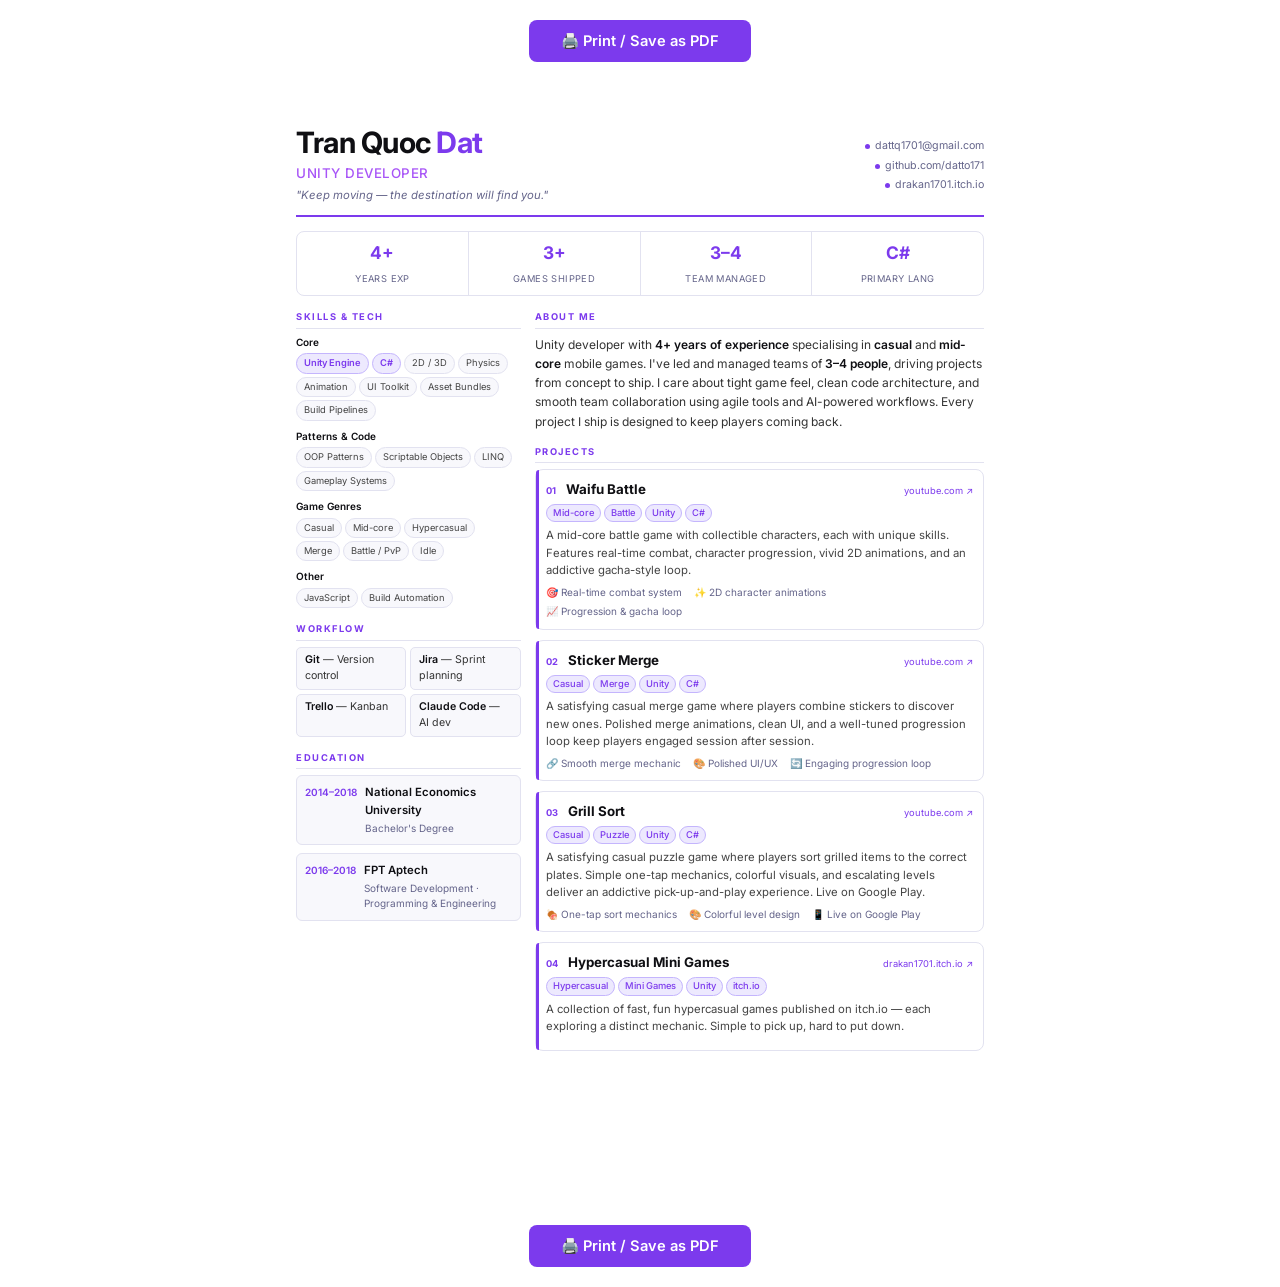
<file: cv-print.html>
<!DOCTYPE html>
<html lang="en">
<head>
  <meta charset="UTF-8" />
  <meta name="viewport" content="width=device-width, initial-scale=1.0" />
  <title>Tran Quoc Dat — CV</title>
  <link href="https://fonts.googleapis.com/css2?family=Inter:wght@300;400;500;600;700&display=swap" rel="stylesheet" />
  <style>
    *, *::before, *::after { box-sizing: border-box; margin: 0; padding: 0; }

    :root {
      --accent: #7c3aed;
      --accent2: #a855f7;
      --dark: #0f0f13;
      --text: #1a1a2e;
      --muted: #64648a;
      --border: #e2e2f0;
      --bg-light: #f8f8fc;
    }

    body {
      font-family: 'Inter', sans-serif;
      color: var(--text);
      background: #fff;
      font-size: 10pt;
      line-height: 1.55;
    }

    /* ── PAGE ── */
    .page {
      width: 210mm;
      min-height: 297mm;
      margin: 0 auto;
      padding: 12mm 14mm 12mm 14mm;
    }

    @page {
      size: A4;
      margin: 0;
    }

    @media print {
      html, body { background: #fff; }
      .page { margin: 0; padding: 12mm 14mm; }
      .no-print { display: none !important; }
    }

    /* ── HEADER ── */
    .header {
      display: grid;
      grid-template-columns: 1fr auto;
      gap: 12px;
      padding-bottom: 10px;
      border-bottom: 2.5px solid var(--accent);
      margin-bottom: 14px;
    }

    .header-left h1 {
      font-size: 22pt;
      font-weight: 700;
      letter-spacing: -0.5px;
      line-height: 1.1;
      color: var(--dark);
    }

    .header-left h1 span {
      color: var(--accent);
    }

    .header-title {
      font-size: 10pt;
      font-weight: 500;
      color: var(--accent2);
      margin-top: 3px;
      letter-spacing: 0.5px;
      text-transform: uppercase;
    }

    .header-tagline {
      font-size: 8.5pt;
      color: var(--muted);
      margin-top: 4px;
      font-style: italic;
    }

    .header-contacts {
      text-align: right;
      font-size: 8pt;
      color: var(--muted);
      display: flex;
      flex-direction: column;
      gap: 3px;
      justify-content: center;
    }

    .header-contacts a {
      color: var(--muted);
      text-decoration: none;
    }

    .header-contacts .contact-row {
      display: flex;
      align-items: center;
      gap: 5px;
      justify-content: flex-end;
    }

    .contact-dot {
      width: 5px;
      height: 5px;
      border-radius: 50%;
      background: var(--accent);
      flex-shrink: 0;
    }

    /* ── STATS BAR ── */
    .stats-bar {
      display: flex;
      gap: 0;
      margin-bottom: 14px;
      border: 1px solid var(--border);
      border-radius: 8px;
      overflow: hidden;
    }

    .stat-item {
      flex: 1;
      text-align: center;
      padding: 8px 6px;
      border-right: 1px solid var(--border);
    }

    .stat-item:last-child { border-right: none; }

    .stat-num {
      font-size: 13pt;
      font-weight: 700;
      color: var(--accent);
      display: block;
    }

    .stat-lbl {
      font-size: 7pt;
      color: var(--muted);
      text-transform: uppercase;
      letter-spacing: 0.4px;
    }

    /* ── LAYOUT ── */
    .columns {
      display: grid;
      grid-template-columns: 1fr 2fr;
      gap: 14px;
    }

    /* ── SECTION ── */
    .sec {
      margin-bottom: 14px;
    }

    .sec-label {
      font-size: 7pt;
      font-weight: 700;
      letter-spacing: 1.5px;
      text-transform: uppercase;
      color: var(--accent);
      margin-bottom: 6px;
      padding-bottom: 3px;
      border-bottom: 1px solid var(--border);
    }

    /* ── ABOUT ── */
    .about-text {
      font-size: 9pt;
      color: #333;
      line-height: 1.6;
    }

    .about-text strong {
      color: var(--dark);
      font-weight: 600;
    }

    /* ── SKILLS ── */
    .skill-group {
      margin-bottom: 8px;
    }

    .skill-group-name {
      font-size: 7.5pt;
      font-weight: 600;
      color: var(--dark);
      margin-bottom: 3px;
    }

    .skill-tags {
      display: flex;
      flex-wrap: wrap;
      gap: 3px;
    }

    .stag {
      font-size: 7pt;
      padding: 2px 7px;
      border-radius: 20px;
      background: var(--bg-light);
      border: 1px solid var(--border);
      color: #444;
      white-space: nowrap;
    }

    .stag--accent {
      background: #ede9fe;
      border-color: #c4b5fd;
      color: var(--accent);
      font-weight: 600;
    }

    /* ── EDUCATION ── */
    .edu-item {
      display: flex;
      gap: 8px;
      margin-bottom: 8px;
      padding: 8px;
      border: 1px solid var(--border);
      border-radius: 6px;
      background: var(--bg-light);
    }

    .edu-year {
      font-size: 7.5pt;
      color: var(--accent);
      font-weight: 600;
      white-space: nowrap;
      padding-top: 1px;
    }

    .edu-name {
      font-size: 8.5pt;
      font-weight: 600;
      color: var(--dark);
    }

    .edu-degree {
      font-size: 7.5pt;
      color: var(--muted);
      margin-top: 1px;
    }

    /* ── PROJECTS ── */
    .project-item {
      margin-bottom: 10px;
      padding: 9px 10px;
      border: 1px solid var(--border);
      border-radius: 8px;
      position: relative;
      page-break-inside: avoid;
    }

    .project-item::before {
      content: '';
      position: absolute;
      left: 0;
      top: 0;
      bottom: 0;
      width: 3px;
      border-radius: 8px 0 0 8px;
      background: var(--accent);
    }

    .project-header {
      display: flex;
      align-items: baseline;
      justify-content: space-between;
      margin-bottom: 4px;
    }

    .project-num {
      font-size: 7pt;
      color: var(--accent);
      font-weight: 700;
      margin-right: 6px;
    }

    .project-name {
      font-size: 10pt;
      font-weight: 700;
      color: var(--dark);
    }

    .project-link {
      font-size: 7pt;
      color: var(--accent);
      text-decoration: none;
    }

    .project-tags {
      display: flex;
      flex-wrap: wrap;
      gap: 3px;
      margin-bottom: 5px;
    }

    .ptag {
      font-size: 7pt;
      padding: 1px 6px;
      border-radius: 20px;
      background: #ede9fe;
      border: 1px solid #c4b5fd;
      color: var(--accent);
      font-weight: 500;
    }

    .project-desc {
      font-size: 8.5pt;
      color: #444;
      line-height: 1.55;
      margin-bottom: 5px;
    }

    .project-highlights {
      display: flex;
      flex-wrap: wrap;
      gap: 4px 12px;
    }

    .ph {
      font-size: 7.5pt;
      color: var(--muted);
    }

    .ph-icon {
      margin-right: 3px;
    }

    /* ── WORKFLOW ── */
    .workflow-grid {
      display: grid;
      grid-template-columns: 1fr 1fr;
      gap: 4px;
    }

    .wf-item {
      font-size: 8pt;
      padding: 4px 8px;
      background: var(--bg-light);
      border: 1px solid var(--border);
      border-radius: 5px;
      color: #333;
    }

    .wf-name {
      font-weight: 600;
      color: var(--dark);
    }

    /* ── PRINT BUTTON ── */
    .print-btn {
      display: block;
      margin: 20px auto;
      padding: 12px 32px;
      background: var(--accent);
      color: #fff;
      border: none;
      border-radius: 8px;
      font-family: 'Inter', sans-serif;
      font-size: 11pt;
      font-weight: 600;
      cursor: pointer;
      text-align: center;
      width: fit-content;
      transition: background 0.2s;
    }

    .print-btn:hover { background: #6d28d9; }

    @media print {
      .print-btn { display: none; }
    }
  </style>
</head>
<body>

  <button class="print-btn no-print" onclick="window.print()">
    🖨️ Print / Save as PDF
  </button>

  <div class="page">

    <!-- HEADER -->
    <header class="header">
      <div class="header-left">
        <h1>Tran Quoc <span>Dat</span></h1>
        <div class="header-title">Unity Developer</div>
        <div class="header-tagline">"Keep moving — the destination will find you."</div>
      </div>
      <div class="header-contacts">
        <div class="contact-row">
          <div class="contact-dot"></div>
          <a href="mailto:dattq1701@gmail.com">dattq1701@gmail.com</a>
        </div>
        <div class="contact-row">
          <div class="contact-dot"></div>
          <a href="https://github.com/datto171">github.com/datto171</a>
        </div>
        <div class="contact-row">
          <div class="contact-dot"></div>
          <a href="https://drakan1701.itch.io">drakan1701.itch.io</a>
        </div>
      </div>
    </header>

    <!-- STATS -->
    <div class="stats-bar">
      <div class="stat-item">
        <span class="stat-num">4+</span>
        <span class="stat-lbl">Years Exp</span>
      </div>
      <div class="stat-item">
        <span class="stat-num">3+</span>
        <span class="stat-lbl">Games Shipped</span>
      </div>
      <div class="stat-item">
        <span class="stat-num">3–4</span>
        <span class="stat-lbl">Team Managed</span>
      </div>
      <div class="stat-item">
        <span class="stat-num">C#</span>
        <span class="stat-lbl">Primary Lang</span>
      </div>
    </div>

    <!-- MAIN COLUMNS -->
    <div class="columns">

      <!-- LEFT COLUMN -->
      <div class="left-col">

        <!-- SKILLS -->
        <div class="sec">
          <div class="sec-label">Skills &amp; Tech</div>

          <div class="skill-group">
            <div class="skill-group-name">Core</div>
            <div class="skill-tags">
              <span class="stag stag--accent">Unity Engine</span>
              <span class="stag stag--accent">C#</span>
              <span class="stag">2D / 3D</span>
              <span class="stag">Physics</span>
              <span class="stag">Animation</span>
              <span class="stag">UI Toolkit</span>
              <span class="stag">Asset Bundles</span>
              <span class="stag">Build Pipelines</span>
            </div>
          </div>

          <div class="skill-group">
            <div class="skill-group-name">Patterns &amp; Code</div>
            <div class="skill-tags">
              <span class="stag">OOP Patterns</span>
              <span class="stag">Scriptable Objects</span>
              <span class="stag">LINQ</span>
              <span class="stag">Gameplay Systems</span>
            </div>
          </div>

          <div class="skill-group">
            <div class="skill-group-name">Game Genres</div>
            <div class="skill-tags">
              <span class="stag">Casual</span>
              <span class="stag">Mid-core</span>
              <span class="stag">Hypercasual</span>
              <span class="stag">Merge</span>
              <span class="stag">Battle / PvP</span>
              <span class="stag">Idle</span>
            </div>
          </div>

          <div class="skill-group">
            <div class="skill-group-name">Other</div>
            <div class="skill-tags">
              <span class="stag">JavaScript</span>
              <span class="stag">Build Automation</span>
            </div>
          </div>
        </div>

        <!-- WORKFLOW -->
        <div class="sec">
          <div class="sec-label">Workflow</div>
          <div class="workflow-grid">
            <div class="wf-item"><span class="wf-name">Git</span> — Version control</div>
            <div class="wf-item"><span class="wf-name">Jira</span> — Sprint planning</div>
            <div class="wf-item"><span class="wf-name">Trello</span> — Kanban</div>
            <div class="wf-item"><span class="wf-name">Claude Code</span> — AI dev</div>
          </div>
        </div>

        <!-- EDUCATION -->
        <div class="sec">
          <div class="sec-label">Education</div>

          <div class="edu-item">
            <div class="edu-year">2014–2018</div>
            <div>
              <div class="edu-name">National Economics University</div>
              <div class="edu-degree">Bachelor's Degree</div>
            </div>
          </div>

          <div class="edu-item">
            <div class="edu-year">2016–2018</div>
            <div>
              <div class="edu-name">FPT Aptech</div>
              <div class="edu-degree">Software Development · Programming &amp; Engineering</div>
            </div>
          </div>
        </div>

      </div>

      <!-- RIGHT COLUMN -->
      <div class="right-col">

        <!-- ABOUT -->
        <div class="sec">
          <div class="sec-label">About Me</div>
          <p class="about-text">
            Unity developer with <strong>4+ years of experience</strong> specialising in <strong>casual</strong> and
            <strong>mid-core</strong> mobile games. I've led and managed teams of <strong>3–4 people</strong>,
            driving projects from concept to ship. I care about tight game feel, clean code architecture,
            and smooth team collaboration using agile tools and AI-powered workflows. Every project I ship
            is designed to keep players coming back.
          </p>
        </div>

        <!-- PROJECTS -->
        <div class="sec">
          <div class="sec-label">Projects</div>

          <!-- Waifu Battle -->
          <div class="project-item">
            <div class="project-header">
              <div>
                <span class="project-num">01</span>
                <span class="project-name">Waifu Battle</span>
              </div>
              <a class="project-link" href="https://www.youtube.com/watch?v=TVHzyE2y_IU">youtube.com ↗</a>
            </div>
            <div class="project-tags">
              <span class="ptag">Mid-core</span>
              <span class="ptag">Battle</span>
              <span class="ptag">Unity</span>
              <span class="ptag">C#</span>
            </div>
            <p class="project-desc">
              A mid-core battle game with collectible characters, each with unique skills. Features
              real-time combat, character progression, vivid 2D animations, and an addictive gacha-style loop.
            </p>
            <div class="project-highlights">
              <span class="ph"><span class="ph-icon">🎯</span>Real-time combat system</span>
              <span class="ph"><span class="ph-icon">✨</span>2D character animations</span>
              <span class="ph"><span class="ph-icon">📈</span>Progression &amp; gacha loop</span>
            </div>
          </div>

          <!-- Sticker Merge -->
          <div class="project-item">
            <div class="project-header">
              <div>
                <span class="project-num">02</span>
                <span class="project-name">Sticker Merge</span>
              </div>
              <a class="project-link" href="https://www.youtube.com/watch?v=UQYzVfLUhxA">youtube.com ↗</a>
            </div>
            <div class="project-tags">
              <span class="ptag">Casual</span>
              <span class="ptag">Merge</span>
              <span class="ptag">Unity</span>
              <span class="ptag">C#</span>
            </div>
            <p class="project-desc">
              A satisfying casual merge game where players combine stickers to discover new ones.
              Polished merge animations, clean UI, and a well-tuned progression loop keep players
              engaged session after session.
            </p>
            <div class="project-highlights">
              <span class="ph"><span class="ph-icon">🔗</span>Smooth merge mechanic</span>
              <span class="ph"><span class="ph-icon">🎨</span>Polished UI/UX</span>
              <span class="ph"><span class="ph-icon">🔄</span>Engaging progression loop</span>
            </div>
          </div>

          <!-- Grill Sort -->
          <div class="project-item">
            <div class="project-header">
              <div>
                <span class="project-num">03</span>
                <span class="project-name">Grill Sort</span>
              </div>
              <a class="project-link" href="https://www.youtube.com/watch?v=jNmXzNTqr7E">youtube.com ↗</a>
            </div>
            <div class="project-tags">
              <span class="ptag">Casual</span>
              <span class="ptag">Puzzle</span>
              <span class="ptag">Unity</span>
              <span class="ptag">C#</span>
            </div>
            <p class="project-desc">
              A satisfying casual puzzle game where players sort grilled items to the correct plates.
              Simple one-tap mechanics, colorful visuals, and escalating levels deliver an addictive
              pick-up-and-play experience. Live on Google Play.
            </p>
            <div class="project-highlights">
              <span class="ph"><span class="ph-icon">🍖</span>One-tap sort mechanics</span>
              <span class="ph"><span class="ph-icon">🎨</span>Colorful level design</span>
              <span class="ph"><span class="ph-icon">📱</span>Live on Google Play</span>
            </div>
          </div>

          <!-- Hypercasual Mini Games -->
          <div class="project-item">
            <div class="project-header">
              <div>
                <span class="project-num">04</span>
                <span class="project-name">Hypercasual Mini Games</span>
              </div>
              <a class="project-link" href="https://drakan1701.itch.io">drakan1701.itch.io ↗</a>
            </div>
            <div class="project-tags">
              <span class="ptag">Hypercasual</span>
              <span class="ptag">Mini Games</span>
              <span class="ptag">Unity</span>
              <span class="ptag">itch.io</span>
            </div>
            <p class="project-desc">
              A collection of fast, fun hypercasual games published on itch.io — each exploring a
              distinct mechanic. Simple to pick up, hard to put down.
            </p>
          </div>

        </div>

      </div>
    </div>

  </div>

  <button class="print-btn no-print" onclick="window.print()">
    🖨️ Print / Save as PDF
  </button>

</body>
</html>
</file>
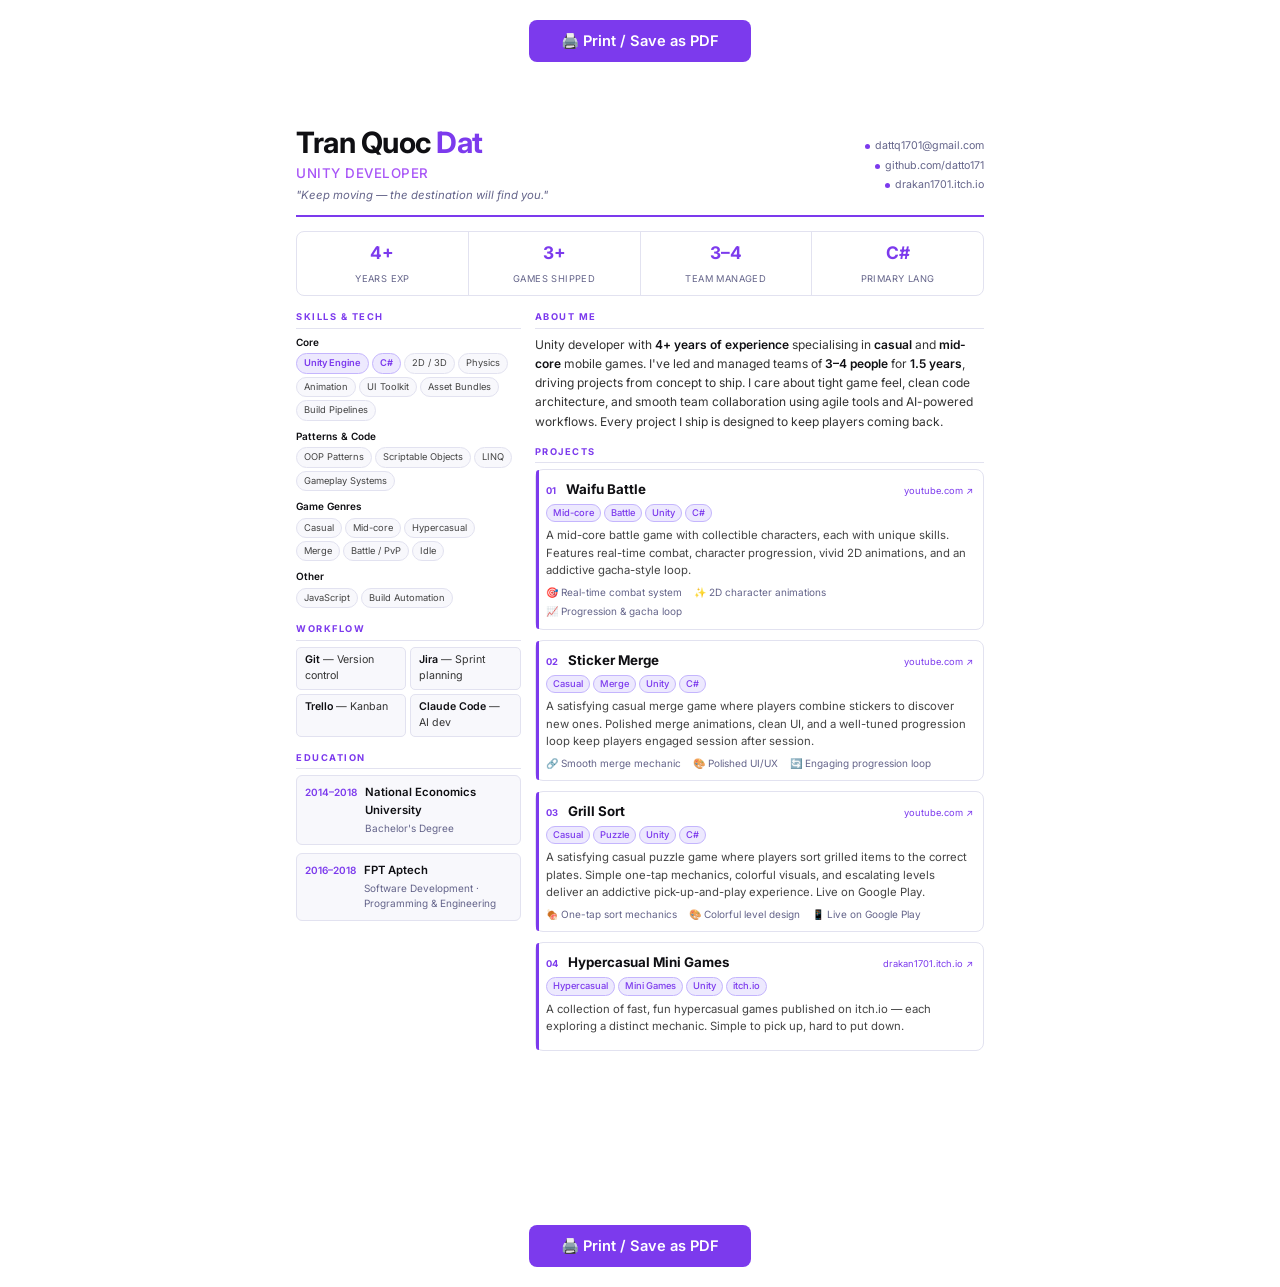
<file: cd_pdf/cv-print.html>
<!DOCTYPE html>
<html lang="en">
<head>
  <meta charset="UTF-8" />
  <meta name="viewport" content="width=device-width, initial-scale=1.0" />
  <title>Tran Quoc Dat — CV</title>
  <link href="https://fonts.googleapis.com/css2?family=Inter:wght@300;400;500;600;700&display=swap" rel="stylesheet" />
  <style>
    *, *::before, *::after { box-sizing: border-box; margin: 0; padding: 0; }

    :root {
      --accent: #7c3aed;
      --accent2: #a855f7;
      --dark: #0f0f13;
      --text: #1a1a2e;
      --muted: #64648a;
      --border: #e2e2f0;
      --bg-light: #f8f8fc;
    }

    body {
      font-family: 'Inter', sans-serif;
      color: var(--text);
      background: #fff;
      font-size: 10pt;
      line-height: 1.55;
    }

    /* ── PAGE ── */
    .page {
      width: 210mm;
      min-height: 297mm;
      margin: 0 auto;
      padding: 12mm 14mm 12mm 14mm;
    }

    @page {
      size: A4;
      margin: 0;
    }

    @media print {
      html, body { background: #fff; }
      .page { margin: 0; padding: 12mm 14mm; }
      .no-print { display: none !important; }
    }

    /* ── HEADER ── */
    .header {
      display: grid;
      grid-template-columns: 1fr auto;
      gap: 12px;
      padding-bottom: 10px;
      border-bottom: 2.5px solid var(--accent);
      margin-bottom: 14px;
    }

    .header-left h1 {
      font-size: 22pt;
      font-weight: 700;
      letter-spacing: -0.5px;
      line-height: 1.1;
      color: var(--dark);
    }

    .header-left h1 span {
      color: var(--accent);
    }

    .header-title {
      font-size: 10pt;
      font-weight: 500;
      color: var(--accent2);
      margin-top: 3px;
      letter-spacing: 0.5px;
      text-transform: uppercase;
    }

    .header-tagline {
      font-size: 8.5pt;
      color: var(--muted);
      margin-top: 4px;
      font-style: italic;
    }

    .header-contacts {
      text-align: right;
      font-size: 8pt;
      color: var(--muted);
      display: flex;
      flex-direction: column;
      gap: 3px;
      justify-content: center;
    }

    .header-contacts a {
      color: var(--muted);
      text-decoration: none;
    }

    .header-contacts .contact-row {
      display: flex;
      align-items: center;
      gap: 5px;
      justify-content: flex-end;
    }

    .contact-dot {
      width: 5px;
      height: 5px;
      border-radius: 50%;
      background: var(--accent);
      flex-shrink: 0;
    }

    /* ── STATS BAR ── */
    .stats-bar {
      display: flex;
      gap: 0;
      margin-bottom: 14px;
      border: 1px solid var(--border);
      border-radius: 8px;
      overflow: hidden;
    }

    .stat-item {
      flex: 1;
      text-align: center;
      padding: 8px 6px;
      border-right: 1px solid var(--border);
    }

    .stat-item:last-child { border-right: none; }

    .stat-num {
      font-size: 13pt;
      font-weight: 700;
      color: var(--accent);
      display: block;
    }

    .stat-lbl {
      font-size: 7pt;
      color: var(--muted);
      text-transform: uppercase;
      letter-spacing: 0.4px;
    }

    /* ── LAYOUT ── */
    .columns {
      display: grid;
      grid-template-columns: 1fr 2fr;
      gap: 14px;
    }

    /* ── SECTION ── */
    .sec {
      margin-bottom: 14px;
    }

    .sec-label {
      font-size: 7pt;
      font-weight: 700;
      letter-spacing: 1.5px;
      text-transform: uppercase;
      color: var(--accent);
      margin-bottom: 6px;
      padding-bottom: 3px;
      border-bottom: 1px solid var(--border);
    }

    /* ── ABOUT ── */
    .about-text {
      font-size: 9pt;
      color: #333;
      line-height: 1.6;
    }

    .about-text strong {
      color: var(--dark);
      font-weight: 600;
    }

    /* ── SKILLS ── */
    .skill-group {
      margin-bottom: 8px;
    }

    .skill-group-name {
      font-size: 7.5pt;
      font-weight: 600;
      color: var(--dark);
      margin-bottom: 3px;
    }

    .skill-tags {
      display: flex;
      flex-wrap: wrap;
      gap: 3px;
    }

    .stag {
      font-size: 7pt;
      padding: 2px 7px;
      border-radius: 20px;
      background: var(--bg-light);
      border: 1px solid var(--border);
      color: #444;
      white-space: nowrap;
    }

    .stag--accent {
      background: #ede9fe;
      border-color: #c4b5fd;
      color: var(--accent);
      font-weight: 600;
    }

    /* ── EDUCATION ── */
    .edu-item {
      display: flex;
      gap: 8px;
      margin-bottom: 8px;
      padding: 8px;
      border: 1px solid var(--border);
      border-radius: 6px;
      background: var(--bg-light);
    }

    .edu-year {
      font-size: 7.5pt;
      color: var(--accent);
      font-weight: 600;
      white-space: nowrap;
      padding-top: 1px;
    }

    .edu-name {
      font-size: 8.5pt;
      font-weight: 600;
      color: var(--dark);
    }

    .edu-degree {
      font-size: 7.5pt;
      color: var(--muted);
      margin-top: 1px;
    }

    /* ── PROJECTS ── */
    .project-item {
      margin-bottom: 10px;
      padding: 9px 10px;
      border: 1px solid var(--border);
      border-radius: 8px;
      position: relative;
      page-break-inside: avoid;
    }

    .project-item::before {
      content: '';
      position: absolute;
      left: 0;
      top: 0;
      bottom: 0;
      width: 3px;
      border-radius: 8px 0 0 8px;
      background: var(--accent);
    }

    .project-header {
      display: flex;
      align-items: baseline;
      justify-content: space-between;
      margin-bottom: 4px;
    }

    .project-num {
      font-size: 7pt;
      color: var(--accent);
      font-weight: 700;
      margin-right: 6px;
    }

    .project-name {
      font-size: 10pt;
      font-weight: 700;
      color: var(--dark);
    }

    .project-link {
      font-size: 7pt;
      color: var(--accent);
      text-decoration: none;
    }

    .project-tags {
      display: flex;
      flex-wrap: wrap;
      gap: 3px;
      margin-bottom: 5px;
    }

    .ptag {
      font-size: 7pt;
      padding: 1px 6px;
      border-radius: 20px;
      background: #ede9fe;
      border: 1px solid #c4b5fd;
      color: var(--accent);
      font-weight: 500;
    }

    .project-desc {
      font-size: 8.5pt;
      color: #444;
      line-height: 1.55;
      margin-bottom: 5px;
    }

    .project-highlights {
      display: flex;
      flex-wrap: wrap;
      gap: 4px 12px;
    }

    .ph {
      font-size: 7.5pt;
      color: var(--muted);
    }

    .ph-icon {
      margin-right: 3px;
    }

    /* ── WORKFLOW ── */
    .workflow-grid {
      display: grid;
      grid-template-columns: 1fr 1fr;
      gap: 4px;
    }

    .wf-item {
      font-size: 8pt;
      padding: 4px 8px;
      background: var(--bg-light);
      border: 1px solid var(--border);
      border-radius: 5px;
      color: #333;
    }

    .wf-name {
      font-weight: 600;
      color: var(--dark);
    }

    /* ── PRINT BUTTON ── */
    .print-btn {
      display: block;
      margin: 20px auto;
      padding: 12px 32px;
      background: var(--accent);
      color: #fff;
      border: none;
      border-radius: 8px;
      font-family: 'Inter', sans-serif;
      font-size: 11pt;
      font-weight: 600;
      cursor: pointer;
      text-align: center;
      width: fit-content;
      transition: background 0.2s;
    }

    .print-btn:hover { background: #6d28d9; }

    @media print {
      .print-btn { display: none; }
    }
  </style>
</head>
<body>

  <button class="print-btn no-print" onclick="window.print()">
    🖨️ Print / Save as PDF
  </button>

  <div class="page">

    <!-- HEADER -->
    <header class="header">
      <div class="header-left">
        <h1>Tran Quoc <span>Dat</span></h1>
        <div class="header-title">Unity Developer</div>
        <div class="header-tagline">"Keep moving — the destination will find you."</div>
      </div>
      <div class="header-contacts">
        <div class="contact-row">
          <div class="contact-dot"></div>
          <a href="mailto:dattq1701@gmail.com">dattq1701@gmail.com</a>
        </div>
        <div class="contact-row">
          <div class="contact-dot"></div>
          <a href="https://github.com/datto171">github.com/datto171</a>
        </div>
        <div class="contact-row">
          <div class="contact-dot"></div>
          <a href="https://drakan1701.itch.io">drakan1701.itch.io</a>
        </div>
      </div>
    </header>

    <!-- STATS -->
    <div class="stats-bar">
      <div class="stat-item">
        <span class="stat-num">4+</span>
        <span class="stat-lbl">Years Exp</span>
      </div>
      <div class="stat-item">
        <span class="stat-num">3+</span>
        <span class="stat-lbl">Games Shipped</span>
      </div>
      <div class="stat-item">
        <span class="stat-num">3–4</span>
        <span class="stat-lbl">Team Managed</span>
      </div>
      <div class="stat-item">
        <span class="stat-num">C#</span>
        <span class="stat-lbl">Primary Lang</span>
      </div>
    </div>

    <!-- MAIN COLUMNS -->
    <div class="columns">

      <!-- LEFT COLUMN -->
      <div class="left-col">

        <!-- SKILLS -->
        <div class="sec">
          <div class="sec-label">Skills &amp; Tech</div>

          <div class="skill-group">
            <div class="skill-group-name">Core</div>
            <div class="skill-tags">
              <span class="stag stag--accent">Unity Engine</span>
              <span class="stag stag--accent">C#</span>
              <span class="stag">2D / 3D</span>
              <span class="stag">Physics</span>
              <span class="stag">Animation</span>
              <span class="stag">UI Toolkit</span>
              <span class="stag">Asset Bundles</span>
              <span class="stag">Build Pipelines</span>
            </div>
          </div>

          <div class="skill-group">
            <div class="skill-group-name">Patterns &amp; Code</div>
            <div class="skill-tags">
              <span class="stag">OOP Patterns</span>
              <span class="stag">Scriptable Objects</span>
              <span class="stag">LINQ</span>
              <span class="stag">Gameplay Systems</span>
            </div>
          </div>

          <div class="skill-group">
            <div class="skill-group-name">Game Genres</div>
            <div class="skill-tags">
              <span class="stag">Casual</span>
              <span class="stag">Mid-core</span>
              <span class="stag">Hypercasual</span>
              <span class="stag">Merge</span>
              <span class="stag">Battle / PvP</span>
              <span class="stag">Idle</span>
            </div>
          </div>

          <div class="skill-group">
            <div class="skill-group-name">Other</div>
            <div class="skill-tags">
              <span class="stag">JavaScript</span>
              <span class="stag">Build Automation</span>
            </div>
          </div>
        </div>

        <!-- WORKFLOW -->
        <div class="sec">
          <div class="sec-label">Workflow</div>
          <div class="workflow-grid">
            <div class="wf-item"><span class="wf-name">Git</span> — Version control</div>
            <div class="wf-item"><span class="wf-name">Jira</span> — Sprint planning</div>
            <div class="wf-item"><span class="wf-name">Trello</span> — Kanban</div>
            <div class="wf-item"><span class="wf-name">Claude Code</span> — AI dev</div>
          </div>
        </div>

        <!-- EDUCATION -->
        <div class="sec">
          <div class="sec-label">Education</div>

          <div class="edu-item">
            <div class="edu-year">2014–2018</div>
            <div>
              <div class="edu-name">National Economics University</div>
              <div class="edu-degree">Bachelor's Degree</div>
            </div>
          </div>

          <div class="edu-item">
            <div class="edu-year">2016–2018</div>
            <div>
              <div class="edu-name">FPT Aptech</div>
              <div class="edu-degree">Software Development · Programming &amp; Engineering</div>
            </div>
          </div>
        </div>

      </div>

      <!-- RIGHT COLUMN -->
      <div class="right-col">

        <!-- ABOUT -->
        <div class="sec">
          <div class="sec-label">About Me</div>
          <p class="about-text">
            Unity developer with <strong>4+ years of experience</strong> specialising in <strong>casual</strong> and
            <strong>mid-core</strong> mobile games. I've led and managed teams of <strong>3–4 people</strong> for
            <strong>1.5 years</strong>, driving projects from concept to ship. I care about tight game feel, clean code architecture,
            and smooth team collaboration using agile tools and AI-powered workflows. Every project I ship
            is designed to keep players coming back.
          </p>
        </div>

        <!-- PROJECTS -->
        <div class="sec">
          <div class="sec-label">Projects</div>

          <!-- Waifu Battle -->
          <div class="project-item">
            <div class="project-header">
              <div>
                <span class="project-num">01</span>
                <span class="project-name">Waifu Battle</span>
              </div>
              <a class="project-link" href="https://www.youtube.com/watch?v=TVHzyE2y_IU">youtube.com ↗</a>
            </div>
            <div class="project-tags">
              <span class="ptag">Mid-core</span>
              <span class="ptag">Battle</span>
              <span class="ptag">Unity</span>
              <span class="ptag">C#</span>
            </div>
            <p class="project-desc">
              A mid-core battle game with collectible characters, each with unique skills. Features
              real-time combat, character progression, vivid 2D animations, and an addictive gacha-style loop.
            </p>
            <div class="project-highlights">
              <span class="ph"><span class="ph-icon">🎯</span>Real-time combat system</span>
              <span class="ph"><span class="ph-icon">✨</span>2D character animations</span>
              <span class="ph"><span class="ph-icon">📈</span>Progression &amp; gacha loop</span>
            </div>
          </div>

          <!-- Sticker Merge -->
          <div class="project-item">
            <div class="project-header">
              <div>
                <span class="project-num">02</span>
                <span class="project-name">Sticker Merge</span>
              </div>
              <a class="project-link" href="https://www.youtube.com/watch?v=UQYzVfLUhxA">youtube.com ↗</a>
            </div>
            <div class="project-tags">
              <span class="ptag">Casual</span>
              <span class="ptag">Merge</span>
              <span class="ptag">Unity</span>
              <span class="ptag">C#</span>
            </div>
            <p class="project-desc">
              A satisfying casual merge game where players combine stickers to discover new ones.
              Polished merge animations, clean UI, and a well-tuned progression loop keep players
              engaged session after session.
            </p>
            <div class="project-highlights">
              <span class="ph"><span class="ph-icon">🔗</span>Smooth merge mechanic</span>
              <span class="ph"><span class="ph-icon">🎨</span>Polished UI/UX</span>
              <span class="ph"><span class="ph-icon">🔄</span>Engaging progression loop</span>
            </div>
          </div>

          <!-- Grill Sort -->
          <div class="project-item">
            <div class="project-header">
              <div>
                <span class="project-num">03</span>
                <span class="project-name">Grill Sort</span>
              </div>
              <a class="project-link" href="https://www.youtube.com/watch?v=jNmXzNTqr7E">youtube.com ↗</a>
            </div>
            <div class="project-tags">
              <span class="ptag">Casual</span>
              <span class="ptag">Puzzle</span>
              <span class="ptag">Unity</span>
              <span class="ptag">C#</span>
            </div>
            <p class="project-desc">
              A satisfying casual puzzle game where players sort grilled items to the correct plates.
              Simple one-tap mechanics, colorful visuals, and escalating levels deliver an addictive
              pick-up-and-play experience. Live on Google Play.
            </p>
            <div class="project-highlights">
              <span class="ph"><span class="ph-icon">🍖</span>One-tap sort mechanics</span>
              <span class="ph"><span class="ph-icon">🎨</span>Colorful level design</span>
              <span class="ph"><span class="ph-icon">📱</span>Live on Google Play</span>
            </div>
          </div>

          <!-- Hypercasual Mini Games -->
          <div class="project-item">
            <div class="project-header">
              <div>
                <span class="project-num">04</span>
                <span class="project-name">Hypercasual Mini Games</span>
              </div>
              <a class="project-link" href="https://drakan1701.itch.io">drakan1701.itch.io ↗</a>
            </div>
            <div class="project-tags">
              <span class="ptag">Hypercasual</span>
              <span class="ptag">Mini Games</span>
              <span class="ptag">Unity</span>
              <span class="ptag">itch.io</span>
            </div>
            <p class="project-desc">
              A collection of fast, fun hypercasual games published on itch.io — each exploring a
              distinct mechanic. Simple to pick up, hard to put down.
            </p>
          </div>

        </div>

      </div>
    </div>

  </div>

  <button class="print-btn no-print" onclick="window.print()">
    🖨️ Print / Save as PDF
  </button>

</body>
</html>
</file>
